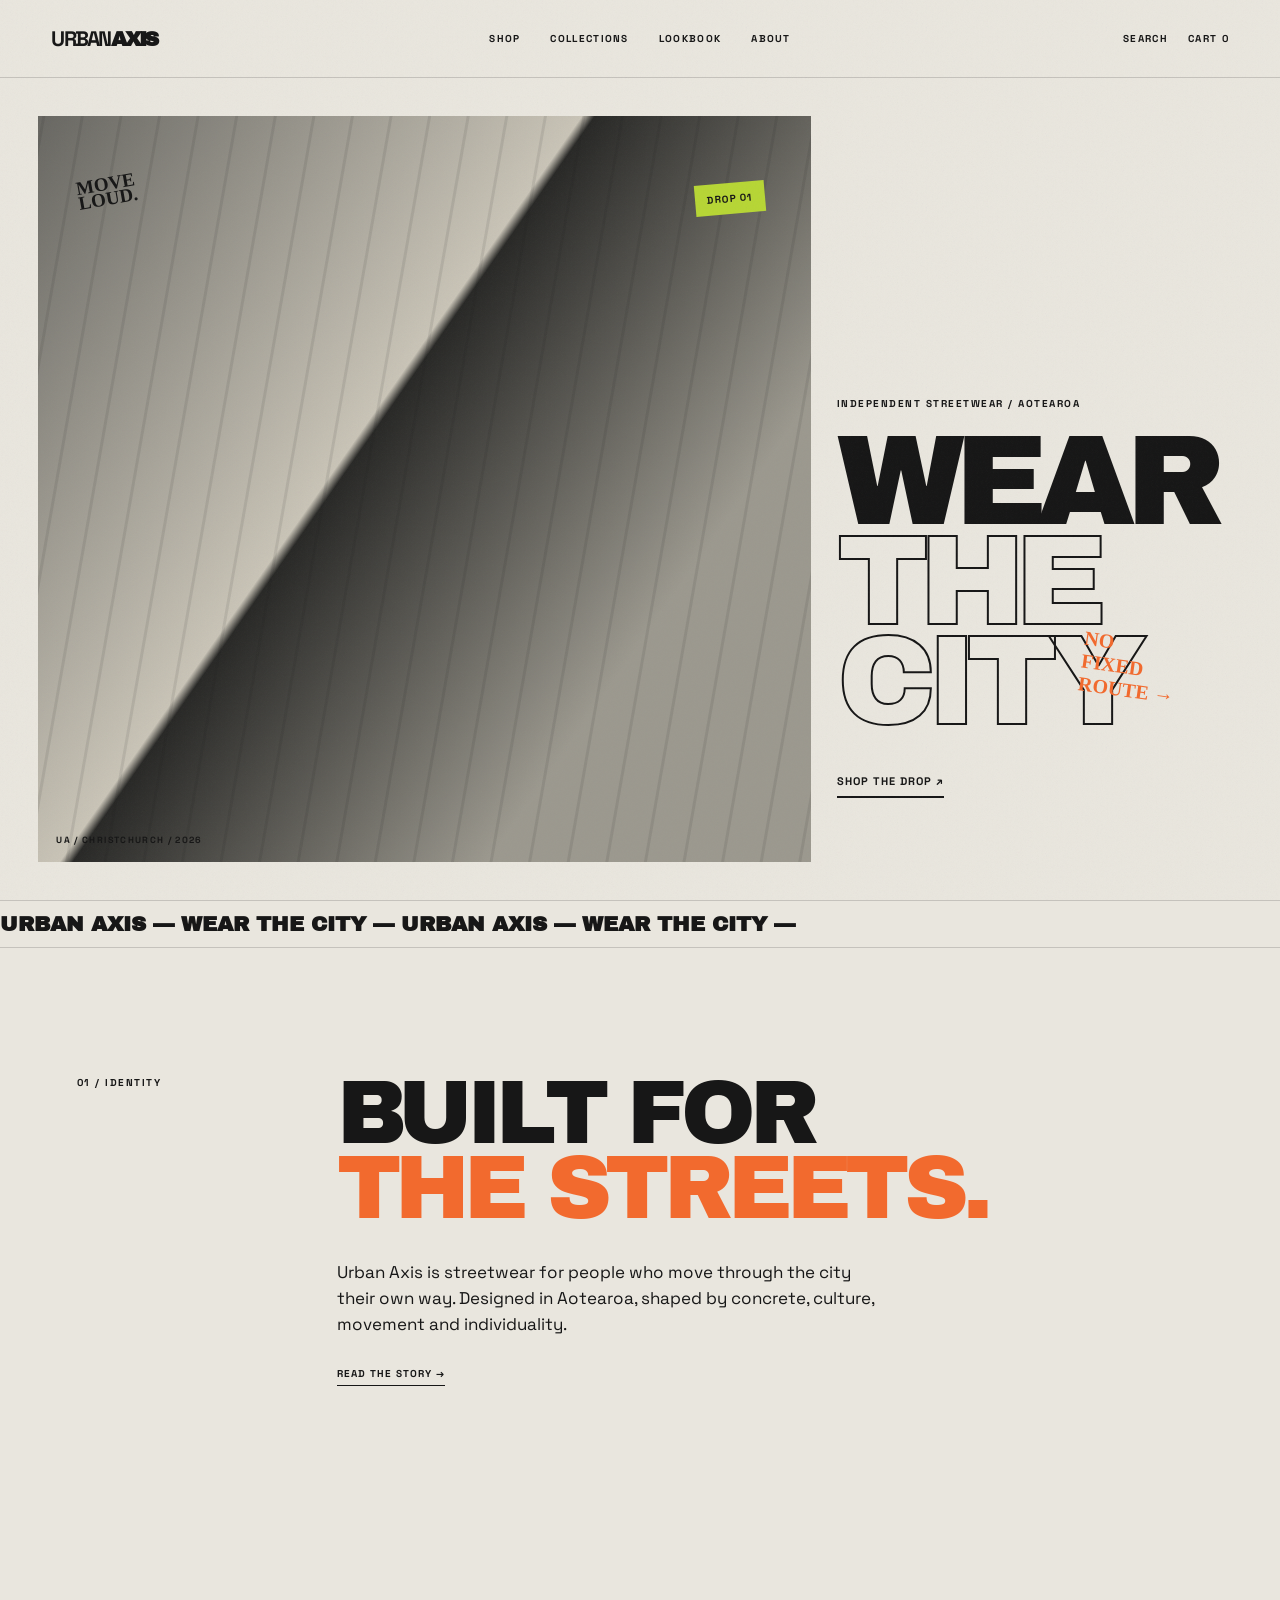
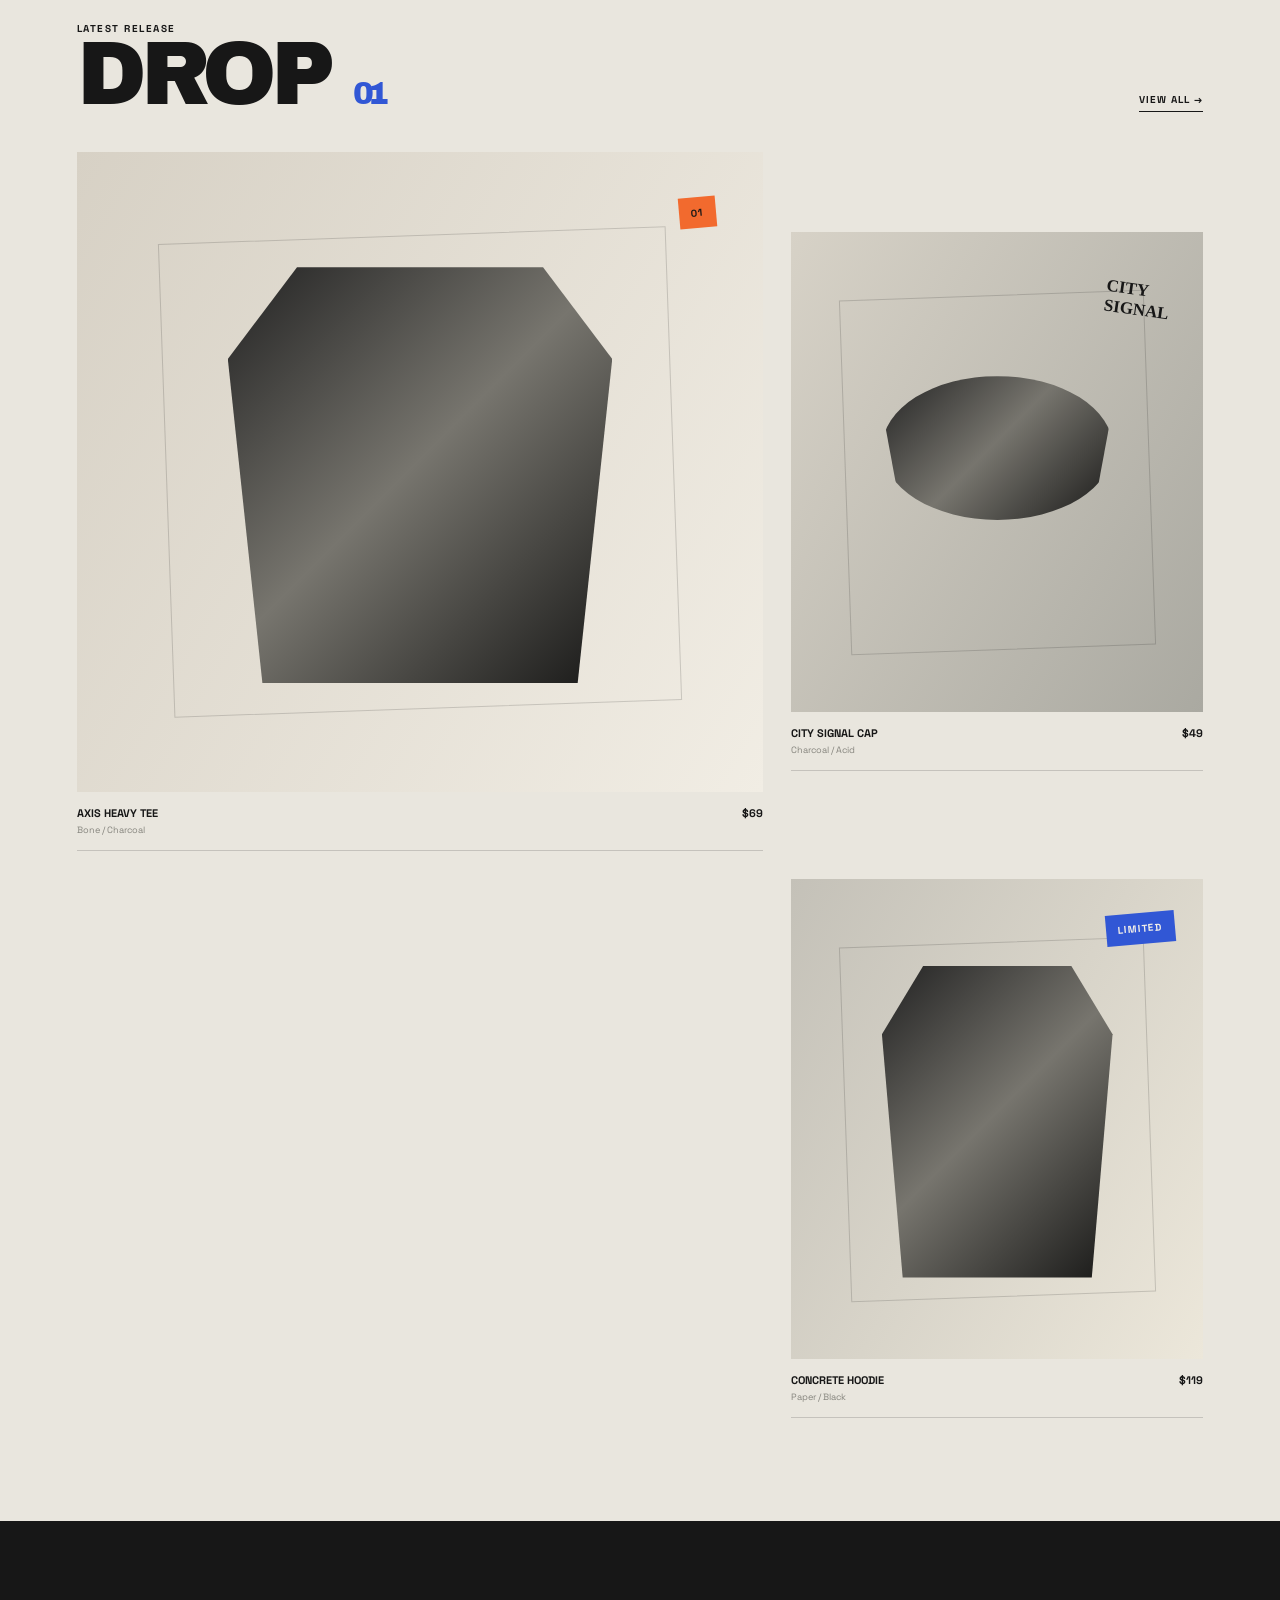
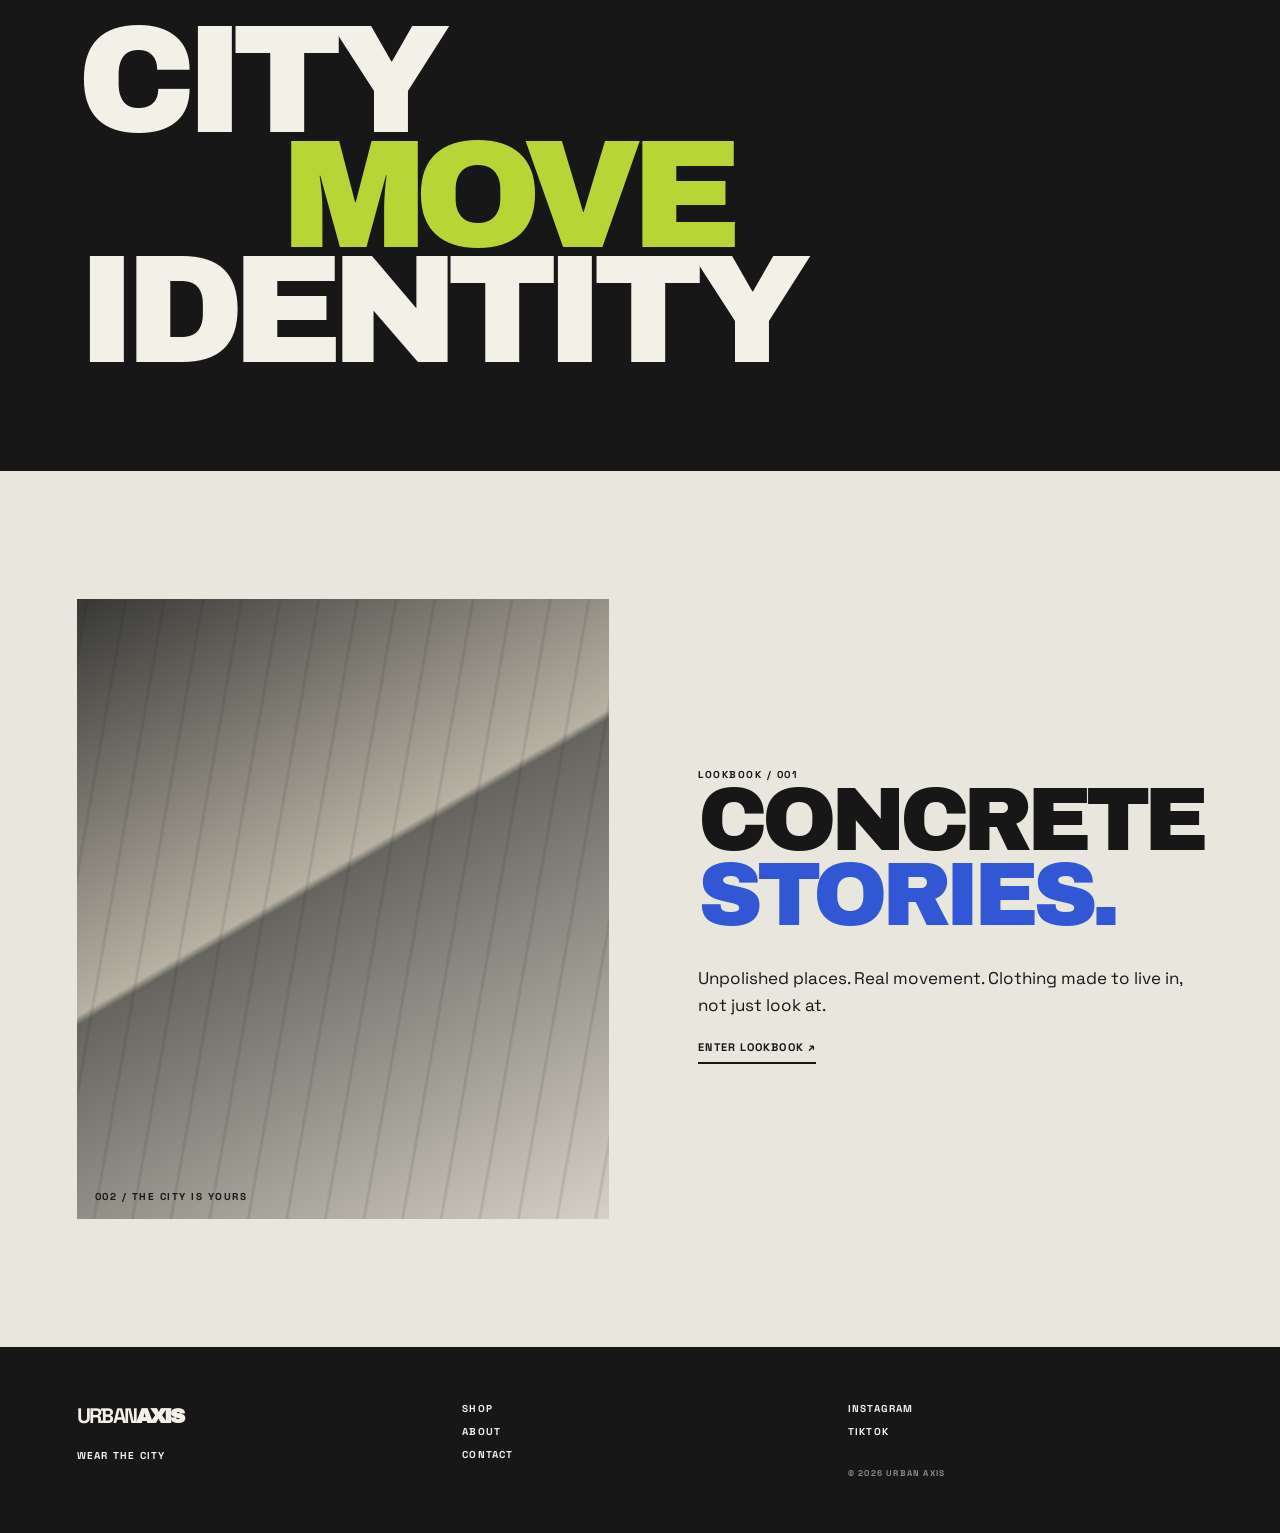
<file: index.html>
<!doctype html><html lang="en"><head><meta charset="utf-8"><meta name="viewport" content="width=device-width,initial-scale=1"><meta name="description" content="Urban Axis — Wear the City."><title>Urban Axis — Wear the City</title><link rel="stylesheet" href="style.css"></head><body><div class="grain"></div><header><a class="logo" href="index.html">URBAN<span>AXIS</span></a><nav><a href="shop.html">SHOP</a><a href="collections.html">COLLECTIONS</a><a href="lookbook.html">LOOKBOOK</a><a href="about.html">ABOUT</a></nav><div class="actions"><a href="#" data-search>SEARCH</a><a href="shop.html#cart">CART <b class="count">0</b></a><button class="menu">MENU</button></div></header><main><section class="hero"><div class="hero-photo"><span class="tag">MOVE<br>LOUD.</span><span class="sticker green">DROP 01</span><small>UA / CHRISTCHURCH / 2026</small></div><div class="hero-copy"><small>INDEPENDENT STREETWEAR / AOTEAROA</small><h1>WEAR<br><i>THE CITY</i></h1><a class="arrow" href="shop.html">SHOP THE DROP ↗</a></div></section><div class="ticker">URBAN AXIS — WEAR THE CITY — URBAN AXIS — WEAR THE CITY —</div><section class="intro"><small>01 / IDENTITY</small><div><h2>BUILT FOR<br><em>THE STREETS.</em></h2><p>Urban Axis is streetwear for people who move through the city their own way. Designed in Aotearoa, shaped by concrete, culture, movement and individuality.</p><a class="link" href="about.html">READ THE STORY →</a></div></section><section class="drop"><div class="top"><div><small>LATEST RELEASE</small><h2>DROP <em>01</em></h2></div><a class="link" href="shop.html">VIEW ALL →</a></div><div class="products editorial"><article><a href="shop.html"><div class="prod tee"><span class="sticker orange">01</span></div></a><div class="meta"><div><b>AXIS HEAVY TEE</b><small>Bone / Charcoal</small></div><strong>$69</strong></div></article><article class="offset"><a href="shop.html"><div class="prod cap"><span class="tag">CITY<br>SIGNAL</span></div></a><div class="meta"><div><b>CITY SIGNAL CAP</b><small>Charcoal / Acid</small></div><strong>$49</strong></div></article><article><a href="shop.html"><div class="prod hoodie"><span class="sticker blue">LIMITED</span></div></a><div class="meta"><div><b>CONCRETE HOODIE</b><small>Paper / Black</small></div><strong>$119</strong></div></article></div></section><section class="statement"><b>CITY</b><b class="green-text">MOVE</b><b>IDENTITY</b><span class="tag note">NO<br>FIXED<br>ROUTE →</span></section><section class="look"><div class="look-photo"><small>002 / THE CITY IS YOURS</small></div><div><small>LOOKBOOK / 001</small><h2>CONCRETE<br><em>STORIES.</em></h2><p>Unpolished places. Real movement. Clothing made to live in, not just look at.</p><a class="arrow" href="lookbook.html">ENTER LOOKBOOK ↗</a></div></section></main><footer><div><a class="logo" href="index.html">URBAN<span>AXIS</span></a><p>WEAR THE CITY</p></div><div><a href="shop.html">SHOP</a><a href="about.html">ABOUT</a><a href="contact.html">CONTACT</a></div><div><a href="#">INSTAGRAM</a><a href="#">TIKTOK</a><small>© 2026 URBAN AXIS</small></div></footer><div class="search"><button data-close>×</button><label>SEARCH THE AXIS<input autofocus placeholder="Try tee, hoodie..."></label></div><script src="script.js"></script></body></html>
</file>
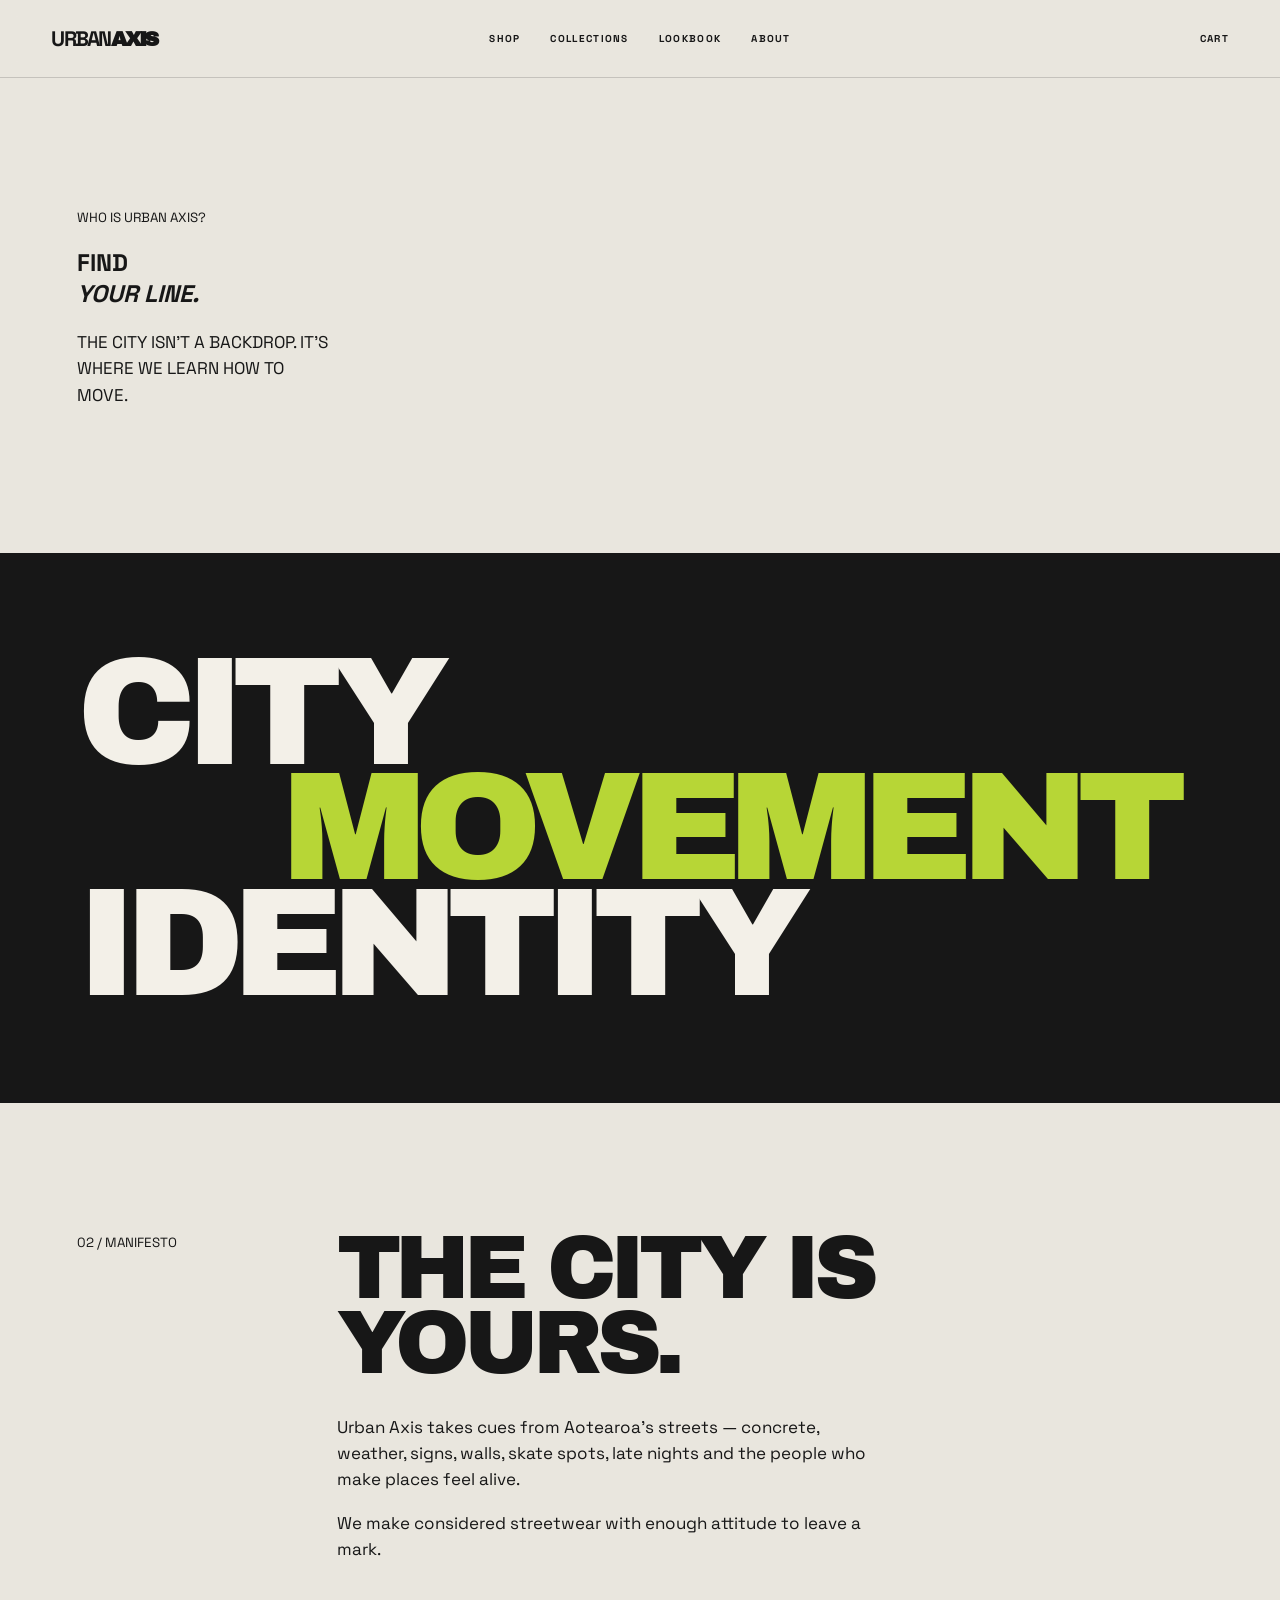
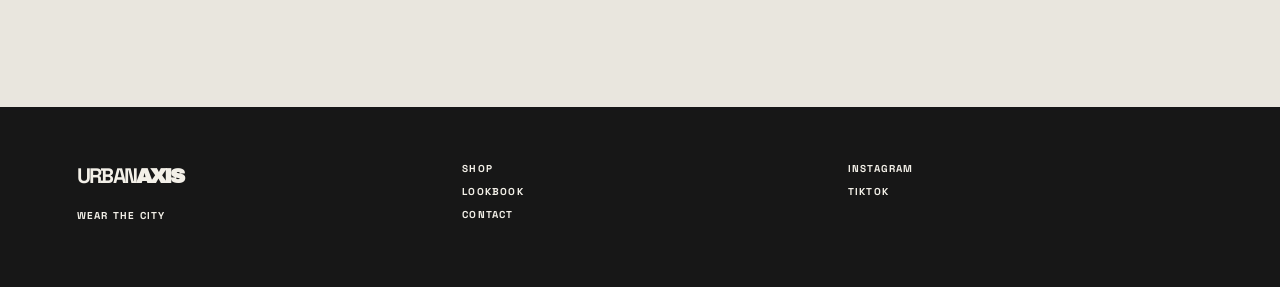
<file: about.html>
<!doctype html><html><head><meta charset="utf-8"><meta name="viewport" content="width=device-width,initial-scale=1"><title>About — Urban Axis</title><link rel="stylesheet" href="style.css"></head><body><header><a class="logo" href="index.html">URBAN<span>AXIS</span></a><nav><a href="shop.html">SHOP</a><a href="collections.html">COLLECTIONS</a><a href="lookbook.html">LOOKBOOK</a><a href="about.html">ABOUT</a></nav><div class="actions"><a href="shop.html#cart">CART</a><button class="menu">MENU</button></div></header><main><section class="intro page"><div><small>WHO IS URBAN AXIS?</small><h1>FIND<br><i>YOUR LINE.</i></h1><p>THE CITY ISN'T A BACKDROP. IT'S WHERE WE LEARN HOW TO MOVE.</p></div></section><section class="statement"><b>CITY</b><b class="green-text">MOVEMENT</b><b>IDENTITY</b></section><section class="intro"><div><small>02 / MANIFESTO</small></div><div><h2>THE CITY IS YOURS.</h2><p>Urban Axis takes cues from Aotearoa's streets — concrete, weather, signs, walls, skate spots, late nights and the people who make places feel alive.</p><p>We make considered streetwear with enough attitude to leave a mark.</p></div></section></main><footer><div><a class="logo" href="index.html">URBAN<span>AXIS</span></a><p>WEAR THE CITY</p></div><div><a href="shop.html">SHOP</a><a href="lookbook.html">LOOKBOOK</a><a href="contact.html">CONTACT</a></div><div><a href="#">INSTAGRAM</a><a href="#">TIKTOK</a></div></footer></body></html>
</file>
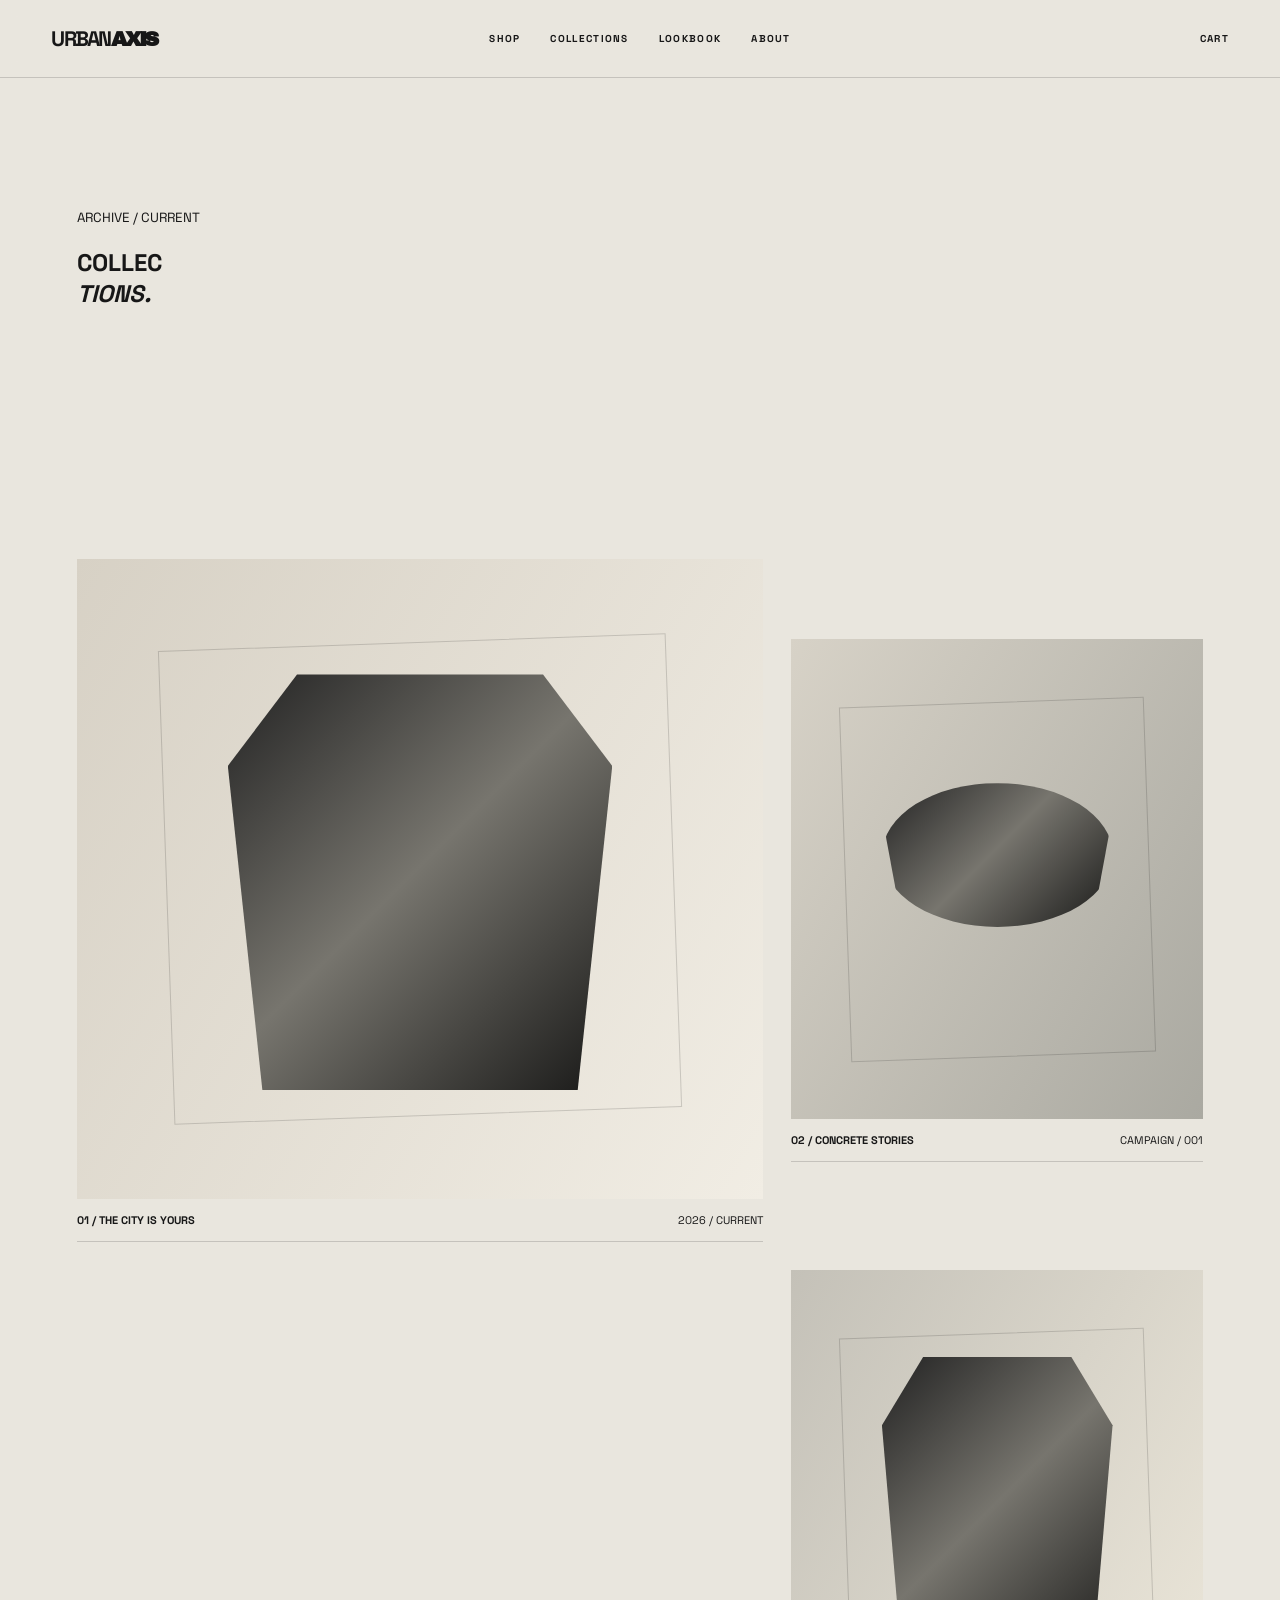
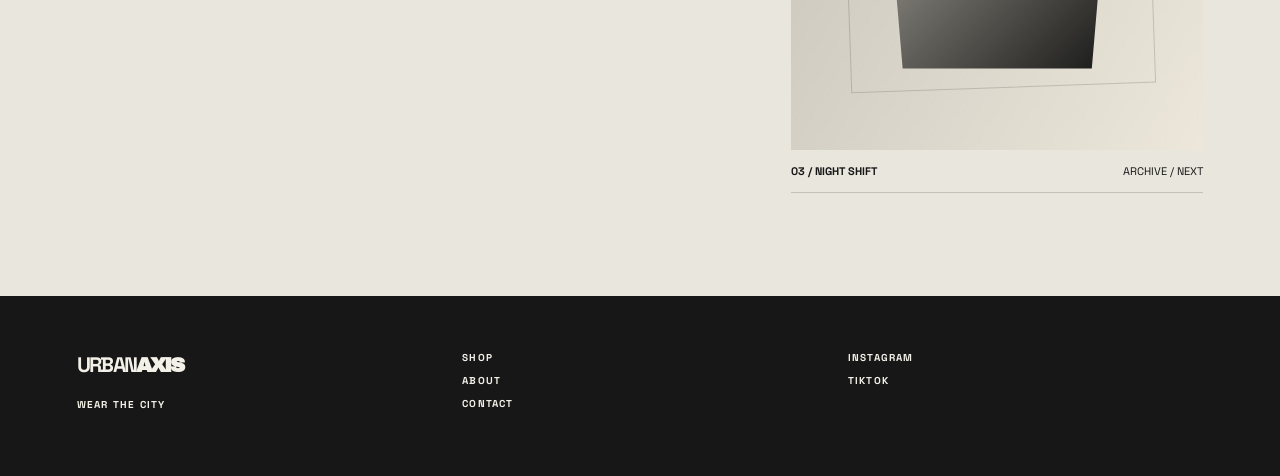
<file: collections.html>
<!doctype html><html><head><meta charset="utf-8"><meta name="viewport" content="width=device-width,initial-scale=1"><title>Collections — Urban Axis</title><link rel="stylesheet" href="style.css"></head><body><header><a class="logo" href="index.html">URBAN<span>AXIS</span></a><nav><a href="shop.html">SHOP</a><a href="collections.html">COLLECTIONS</a><a href="lookbook.html">LOOKBOOK</a><a href="about.html">ABOUT</a></nav><div class="actions"><a href="shop.html#cart">CART</a><button class="menu">MENU</button></div></header><main><section class="intro page"><div><small>ARCHIVE / CURRENT</small><h1>COLLEC<br><i>TIONS.</i></h1></div></section><section class="drop"><div class="products"><article><div class="prod tee"></div><div class="meta"><b>01 / THE CITY IS YOURS</b><span>2026 / CURRENT</span></div></article><article class="offset"><div class="prod cap"></div><div class="meta"><b>02 / CONCRETE STORIES</b><span>CAMPAIGN / 001</span></div></article><article><div class="prod hoodie"></div><div class="meta"><b>03 / NIGHT SHIFT</b><span>ARCHIVE / NEXT</span></div></article></div></section></main><footer><div><a class="logo" href="index.html">URBAN<span>AXIS</span></a><p>WEAR THE CITY</p></div><div><a href="shop.html">SHOP</a><a href="about.html">ABOUT</a><a href="contact.html">CONTACT</a></div><div><a href="#">INSTAGRAM</a><a href="#">TIKTOK</a></div></footer></body></html>
</file>
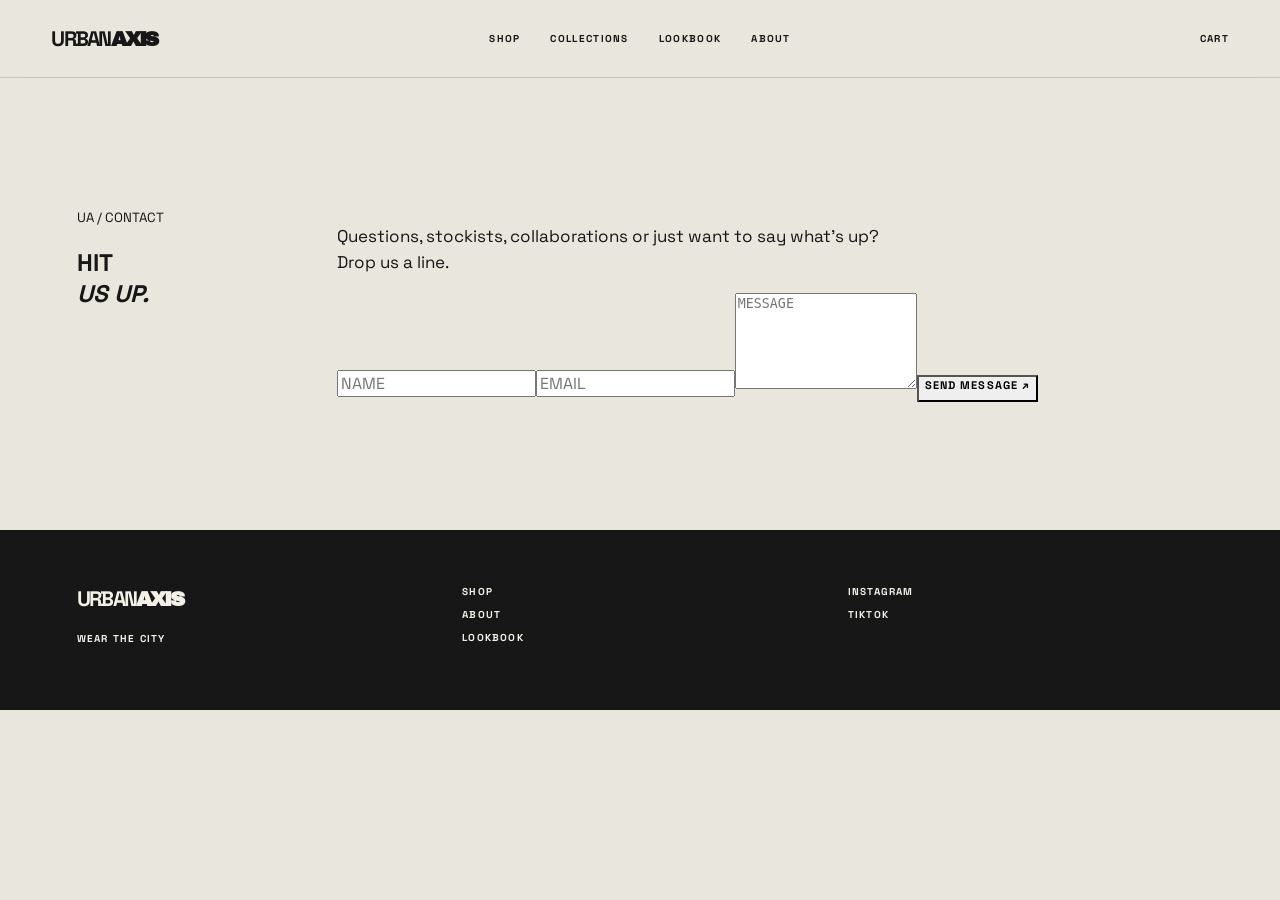
<file: contact.html>
<!doctype html><html><head><meta charset="utf-8"><meta name="viewport" content="width=device-width,initial-scale=1"><title>Contact — Urban Axis</title><link rel="stylesheet" href="style.css"></head><body><header><a class="logo" href="index.html">URBAN<span>AXIS</span></a><nav><a href="shop.html">SHOP</a><a href="collections.html">COLLECTIONS</a><a href="lookbook.html">LOOKBOOK</a><a href="about.html">ABOUT</a></nav><div class="actions"><a href="shop.html#cart">CART</a><button class="menu">MENU</button></div></header><main><section class="intro page"><div><small>UA / CONTACT</small><h1>HIT<br><i>US UP.</i></h1></div><div><p>Questions, stockists, collaborations or just want to say what's up? Drop us a line.</p><form onsubmit="event.preventDefault();alert('MESSAGE SENT — WE’LL BE IN TOUCH.')"><input required placeholder="NAME"><input required type="email" placeholder="EMAIL"><textarea required rows="6" placeholder="MESSAGE"></textarea><button class="arrow" type="submit">SEND MESSAGE ↗</button></form></div></section></main><footer><div><a class="logo" href="index.html">URBAN<span>AXIS</span></a><p>WEAR THE CITY</p></div><div><a href="shop.html">SHOP</a><a href="about.html">ABOUT</a><a href="lookbook.html">LOOKBOOK</a></div><div><a href="#">INSTAGRAM</a><a href="#">TIKTOK</a></div></footer></body></html>
</file>
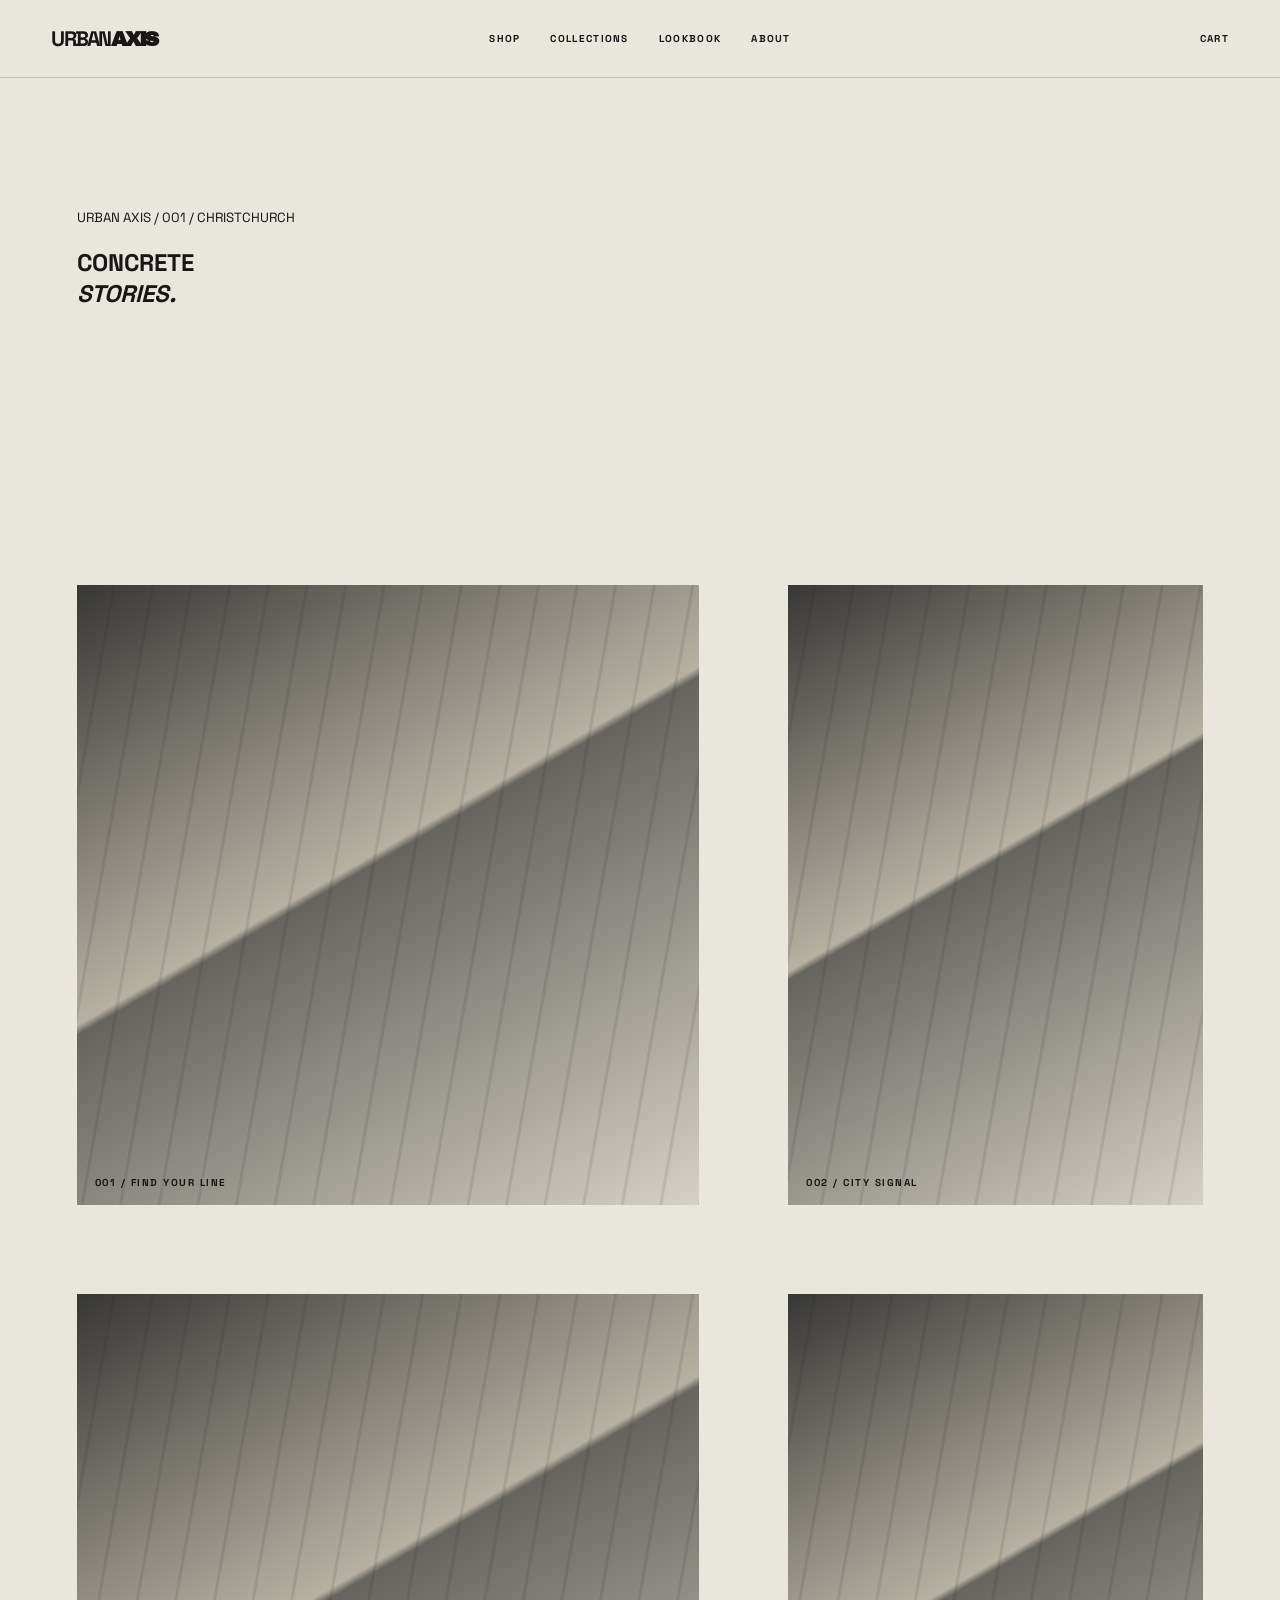
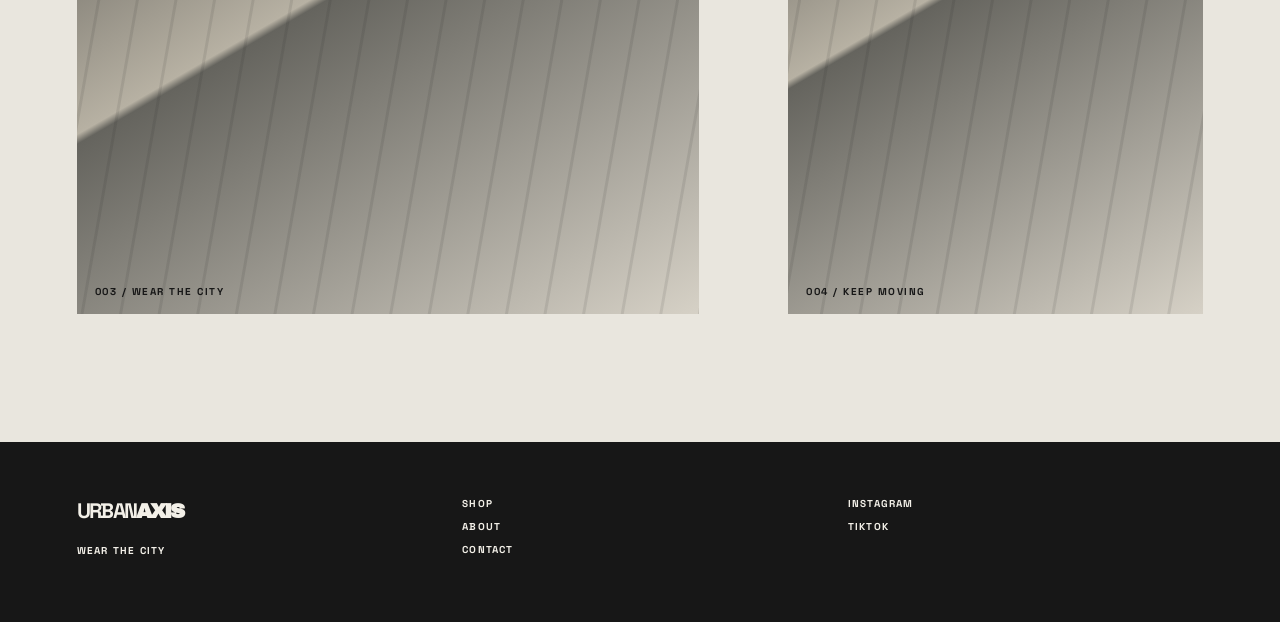
<file: lookbook.html>
<!doctype html><html><head><meta charset="utf-8"><meta name="viewport" content="width=device-width,initial-scale=1"><title>Lookbook — Urban Axis</title><link rel="stylesheet" href="style.css"></head><body><header><a class="logo" href="index.html">URBAN<span>AXIS</span></a><nav><a href="shop.html">SHOP</a><a href="collections.html">COLLECTIONS</a><a href="lookbook.html">LOOKBOOK</a><a href="about.html">ABOUT</a></nav><div class="actions"><a href="shop.html#cart">CART</a><button class="menu">MENU</button></div></header><main><section class="intro page"><div><small>URBAN AXIS / 001 / CHRISTCHURCH</small><h1>CONCRETE<br><i>STORIES.</i></h1></div></section><section class="look"><div class="look-photo"><small>001 / FIND YOUR LINE</small></div><div class="look-photo"><small>002 / CITY SIGNAL</small></div><div class="look-photo"><small>003 / WEAR THE CITY</small></div><div class="look-photo"><small>004 / KEEP MOVING</small></div></section></main><footer><div><a class="logo" href="index.html">URBAN<span>AXIS</span></a><p>WEAR THE CITY</p></div><div><a href="shop.html">SHOP</a><a href="about.html">ABOUT</a><a href="contact.html">CONTACT</a></div><div><a href="#">INSTAGRAM</a><a href="#">TIKTOK</a></div></footer></body></html>
</file>
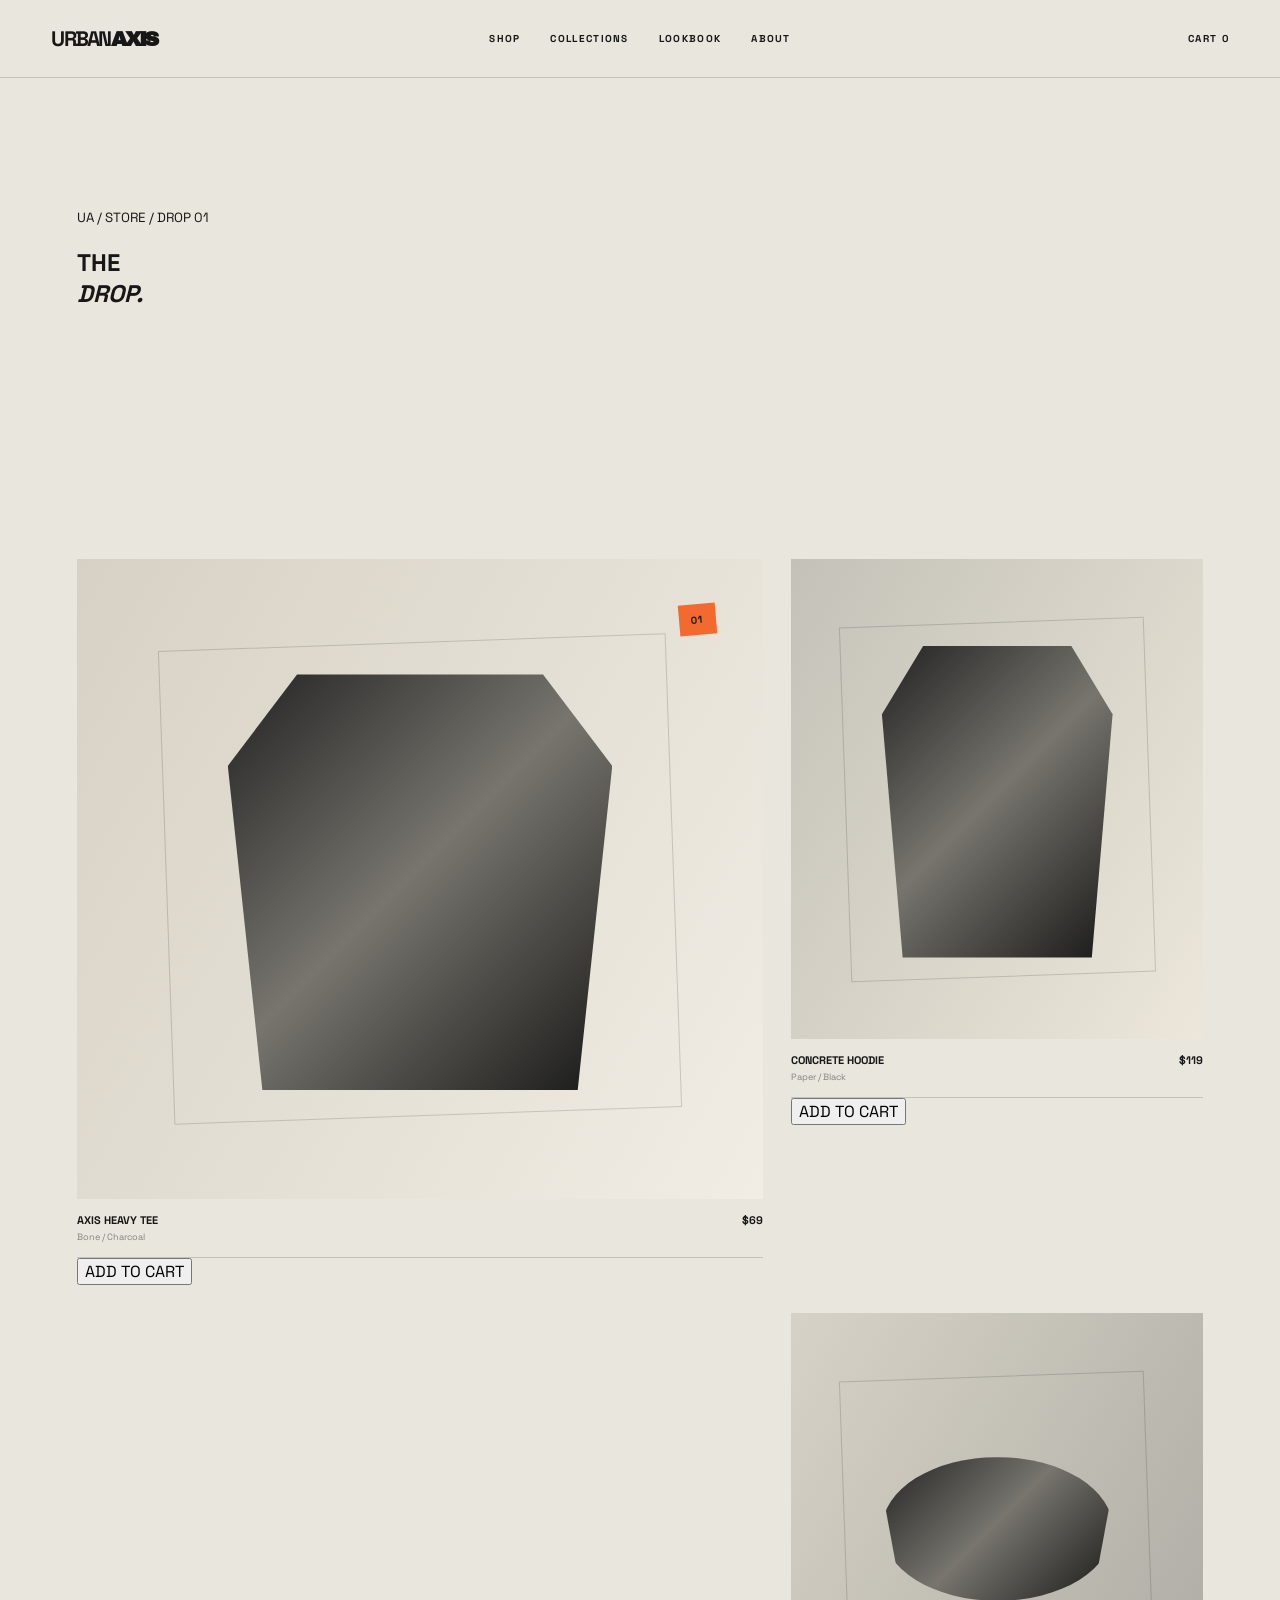
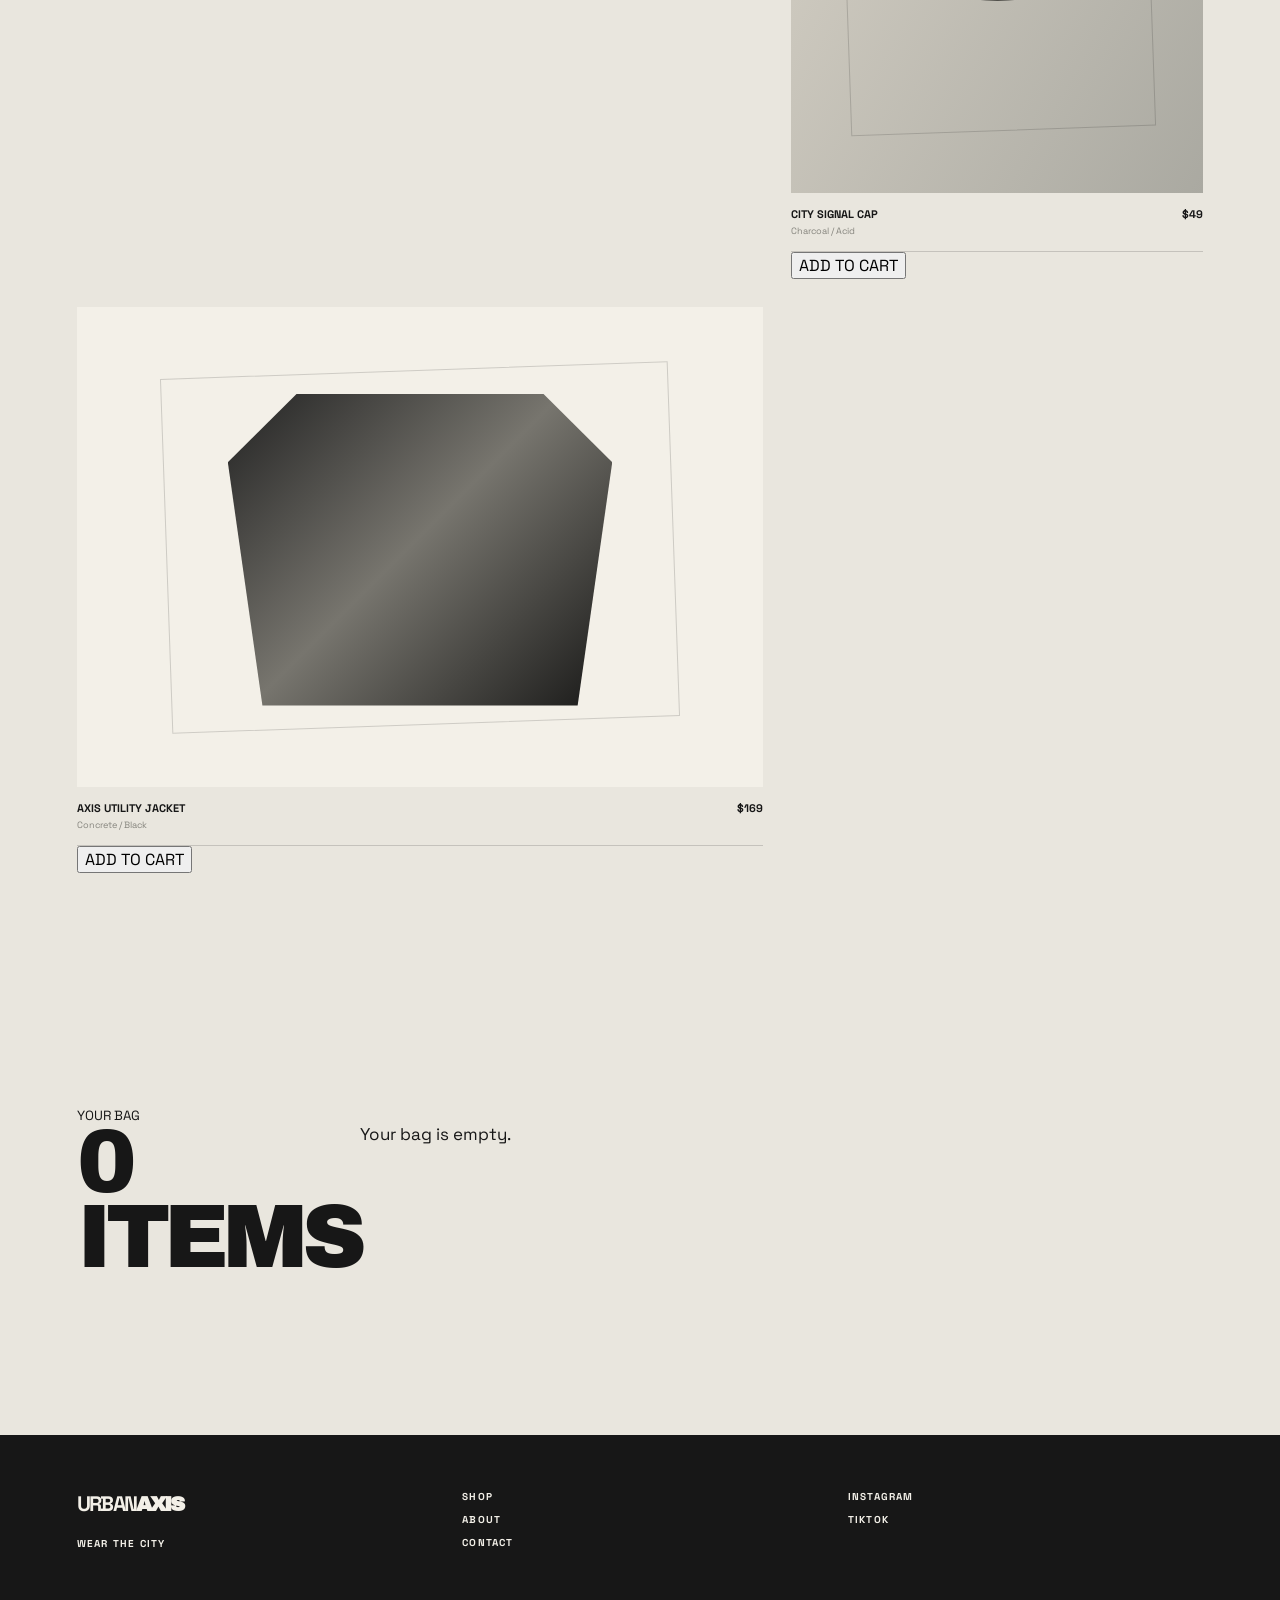
<file: shop.html>
<!doctype html><html><head><meta charset="utf-8"><meta name="viewport" content="width=device-width,initial-scale=1"><title>Shop — Urban Axis</title><link rel="stylesheet" href="style.css"></head><body><header><a class="logo" href="index.html">URBAN<span>AXIS</span></a><nav><a href="shop.html">SHOP</a><a href="collections.html">COLLECTIONS</a><a href="lookbook.html">LOOKBOOK</a><a href="about.html">ABOUT</a></nav><div class="actions"><a href="shop.html#cart">CART <b class="count">0</b></a><button class="menu">MENU</button></div></header><main><section class="intro page"><div><small>UA / STORE / DROP 01</small><h1>THE<br><i>DROP.</i></h1></div></section><section class="drop"><div class="products shop-grid"><article><div class="prod tee"><span class="sticker orange">01</span></div><div class="meta"><div><b>AXIS HEAVY TEE</b><small>Bone / Charcoal</small></div><strong>$69</strong></div><button class="add" data-name="Axis Heavy Tee" data-price="69">ADD TO CART</button></article><article><div class="prod hoodie"></div><div class="meta"><div><b>CONCRETE HOODIE</b><small>Paper / Black</small></div><strong>$119</strong></div><button class="add" data-name="Concrete Hoodie" data-price="119">ADD TO CART</button></article><article><div class="prod cap"></div><div class="meta"><div><b>CITY SIGNAL CAP</b><small>Charcoal / Acid</small></div><strong>$49</strong></div><button class="add" data-name="City Signal Cap" data-price="49">ADD TO CART</button></article><article><div class="prod jacket"></div><div class="meta"><div><b>AXIS UTILITY JACKET</b><small>Concrete / Black</small></div><strong>$169</strong></div><button class="add" data-name="Axis Utility Jacket" data-price="169">ADD TO CART</button></article></div></section><section id="cart" class="intro"><div><small>YOUR BAG</small><h2><span class="count">0</span> ITEMS</h2></div><div id="cart-items"><p>Your bag is empty.</p></div></section></main><footer><div><a class="logo" href="index.html">URBAN<span>AXIS</span></a><p>WEAR THE CITY</p></div><div><a href="shop.html">SHOP</a><a href="about.html">ABOUT</a><a href="contact.html">CONTACT</a></div><div><a href="#">INSTAGRAM</a><a href="#">TIKTOK</a></div></footer><div class="search"><button data-close>×</button><label>SEARCH THE AXIS<input placeholder="Try tee, hoodie..."></label></div><script src="script.js"></script></body></html>
</file>
<file: style.css>
@import url('https://fonts.googleapis.com/css2?family=Archivo+Black&family=Space+Grotesk:wght@400;500;600;700&display=swap');:root{--bone:#e9e6de;--paper:#f3f0e8;--ink:#171717;--green:#b7d636;--orange:#f26a2e;--blue:#3157d5;--pink:#d94672;--line:#1717172b}*{box-sizing:border-box}html{scroll-behavior:smooth}body{margin:0;background:var(--bone);color:var(--ink);font-family:'Space Grotesk',sans-serif}a{color:inherit;text-decoration:none}button,input{font:inherit}.grain{position:fixed;inset:0;pointer-events:none;z-index:99;opacity:.035;background-image:url("data:image/svg+xml,%3Csvg xmlns='http://www.w3.org/2000/svg' width='180' height='180'%3E%3Cfilter id='n'%3E%3CfeTurbulence baseFrequency='.8' numOctaves='3'/%3E%3C/filter%3E%3Crect width='100%25' height='100%25' filter='url(%23n)'/%3E%3C/svg%3E")}header{height:78px;border-bottom:1px solid var(--line);display:grid;grid-template-columns:1fr auto 1fr;align-items:center;padding:0 4vw;position:sticky;top:0;background:#e9e6dee8;backdrop-filter:blur(8px);z-index:20}.logo{font-weight:700;font-size:21px;letter-spacing:-.08em}.logo span{font-family:'Archivo Black';letter-spacing:-.1em}nav,.actions{display:flex;gap:30px;font-size:10px;font-weight:700;letter-spacing:.13em}.actions{justify-content:flex-end;gap:20px}.menu{display:none;border:0;background:none}.hero{min-height:calc(100vh - 78px);display:grid;grid-template-columns:1.35fr .65fr;padding:3vw}.hero-photo{position:relative;min-height:680px;overflow:hidden;background:linear-gradient(125deg,#686762,#c9c4b7 42%,#292927 43%,#9c998f 75%)}.hero-photo:after,.look-photo:after{content:'';position:absolute;inset:-15%;background:repeating-linear-gradient(105deg,transparent 0 17px,#17171718 18px 20px,transparent 21px 38px);transform:rotate(-5deg)}.hero-photo small,.look-photo small{position:absolute;z-index:2;bottom:16px;left:18px;font-size:9px;letter-spacing:.15em;font-weight:700}.tag{font-family:cursive;font-weight:700}.hero-photo>.tag{position:absolute;z-index:3;left:5%;top:8%;font-size:19px;line-height:.8;transform:rotate(-10deg)}.sticker{position:absolute;z-index:3;padding:9px 12px;font-size:10px;font-weight:700;letter-spacing:.08em;transform:rotate(-5deg)}.green{background:var(--green)}.orange{background:var(--orange)}.blue{background:var(--blue);color:var(--paper)}.hero-photo .sticker{top:9%;right:6%}.hero-copy{display:flex;flex-direction:column;justify-content:flex-end;padding:0 2vw 5vw}.hero-copy>small,.intro>small,.top small,.look>div>small{font-size:10px;font-weight:700;letter-spacing:.15em}.hero h1{font:400 clamp(72px,10vw,165px)/.78 'Archivo Black';letter-spacing:-.08em;margin:22px 0 42px}.hero h1 i{font-style:normal;color:transparent;-webkit-text-stroke:2px var(--ink)}.arrow{font-size:11px;font-weight:700;letter-spacing:.1em;border-bottom:2px solid;padding-bottom:8px;width:max-content}.ticker{border-block:1px solid var(--line);padding:12px 0;white-space:nowrap;overflow:hidden;font:700 21px 'Archivo Black';animation:slide 18s linear infinite}@keyframes slide{to{transform:translateX(-25%)}}.intro{display:grid;grid-template-columns:.3fr 1fr;padding:10vw 6vw}.intro h2,.drop h2,.look h2{font:400 clamp(54px,7vw,110px)/.84 'Archivo Black';letter-spacing:-.07em;margin:0 0 32px}.intro h2 em{font-style:normal;color:var(--orange)}.intro p,.look p{max-width:550px;font-size:17px;line-height:1.55}.link{display:inline-block;font-size:10px;font-weight:700;letter-spacing:.1em;border-bottom:1px solid;padding-bottom:5px;margin-top:12px}.drop{padding:8vw 6vw}.top{display:flex;justify-content:space-between;align-items:end;margin-bottom:40px}.top h2{margin:0}.top h2 em{font-size:.35em;color:var(--blue);font-style:normal}.products{display:grid;grid-template-columns:1.25fr .75fr;gap:28px;align-items:start}.products article:nth-child(3){grid-column:2}.products article.offset{margin-top:80px}.prod{height:480px;position:relative;overflow:hidden;background:var(--paper);transition:.4s}.products article:first-child .prod{height:640px}.products article:hover .prod{transform:scale(.985)}.prod:before{content:'';position:absolute;inset:13%;border:1px solid #1717172a;transform:rotate(-2deg)}.prod:after{content:'';position:absolute;left:22%;top:18%;width:56%;height:65%;background:linear-gradient(135deg,#222,#77756e 48%,#181817);clip-path:polygon(18% 0,82% 0,100% 22%,91% 100%,9% 100%,0 22%)}.tee{background:linear-gradient(120deg,#d7d1c5,#f1ede4)}.hoodie{background:linear-gradient(120deg,#c4c1b8,#ece7da)}.cap{background:linear-gradient(120deg,#d7d2c7,#aaa9a1)}.cap:after{height:30%;top:30%;border-radius:50%}.prod .sticker{top:7%;right:7%}.cap .tag{position:absolute;z-index:2;right:8%;top:10%;font-size:17px;transform:rotate(8deg)}.meta{display:flex;justify-content:space-between;padding:14px 0;border-bottom:1px solid var(--line);font-size:11px}.meta div{display:grid;gap:4px}.meta small{color:#85847d}.statement{background:var(--ink);color:var(--paper);padding:8vw 6vw;overflow:hidden}.statement b{display:block;font:400 clamp(70px,12vw,185px)/.75 'Archivo Black';letter-spacing:-.08em}.statement .green-text{color:var(--green);margin-left:16vw}.statement .note{position:absolute;right:8%;bottom:22%;color:var(--orange);font-size:20px;transform:rotate(8deg)}.look{display:grid;grid-template-columns:1.2fr .8fr;gap:7vw;align-items:center;padding:10vw 6vw}.look-photo{min-height:620px;position:relative;overflow:hidden;background:linear-gradient(150deg,#373735,#b7b1a3 45%,#65645e 46%,#d6d1c6)}.look h2 em{font-style:normal;color:var(--blue)}footer{background:var(--ink);color:var(--paper);padding:55px 6vw;display:grid;grid-template-columns:1fr 1fr 1fr;gap:30px}footer>div{display:flex;flex-direction:column;gap:10px;font-size:10px;font-weight:700;letter-spacing:.12em}footer small{color:#8f8d86;margin-top:20px}.search{position:fixed;inset:0;background:#171717f7;color:var(--paper);z-index:100;display:none;align-items:center;justify-content:center}.search.open{display:flex}.search button{position:absolute;right:35px;top:25px;background:none;border:0;color:inherit;font-size:42px}.search label{font:400 65px 'Archivo Black';width:80%}.search input{display:block;width:100%;background:none;border:0;border-bottom:2px solid var(--paper);color:var(--paper);font-size:28px;padding:15px 0;outline:0}@media(max-width:800px){header{height:68px;grid-template-columns:1fr auto;padding:0 5vw}nav{display:none;position:absolute;top:68px;left:0;right:0;background:var(--bone);padding:24px 5vw;flex-direction:column;gap:18px;border-bottom:1px solid var(--line)}nav.open{display:flex}.actions a:first-child{display:none}.menu{display:block}.hero{display:flex;flex-direction:column-reverse;padding:0}.hero-copy{padding:48px 5vw 38px}.hero h1{font-size:20vw}.hero-photo{min-height:60vh}.intro{grid-template-columns:1fr;gap:30px;padding:16vw 5vw}.drop{padding:16vw 5vw}.products{grid-template-columns:1fr;gap:38px}.products article:first-child .prod,.prod{height:430px}.products article:nth-child(3){grid-column:auto}.products article.offset{margin-top:0}.statement{padding:18vw 5vw}.statement b{font-size:20vw}.statement .green-text{margin-left:10vw}.look{grid-template-columns:1fr;padding:16vw 5vw;gap:40px}.look-photo{min-height:500px}footer{grid-template-columns:1fr 1fr;padding:45px 5vw}.search label{font-size:12vw}.search input{font-size:6vw}}@media(prefers-reduced-motion:reduce){*{animation:none!important;scroll-behavior:auto!important}}
</file>
